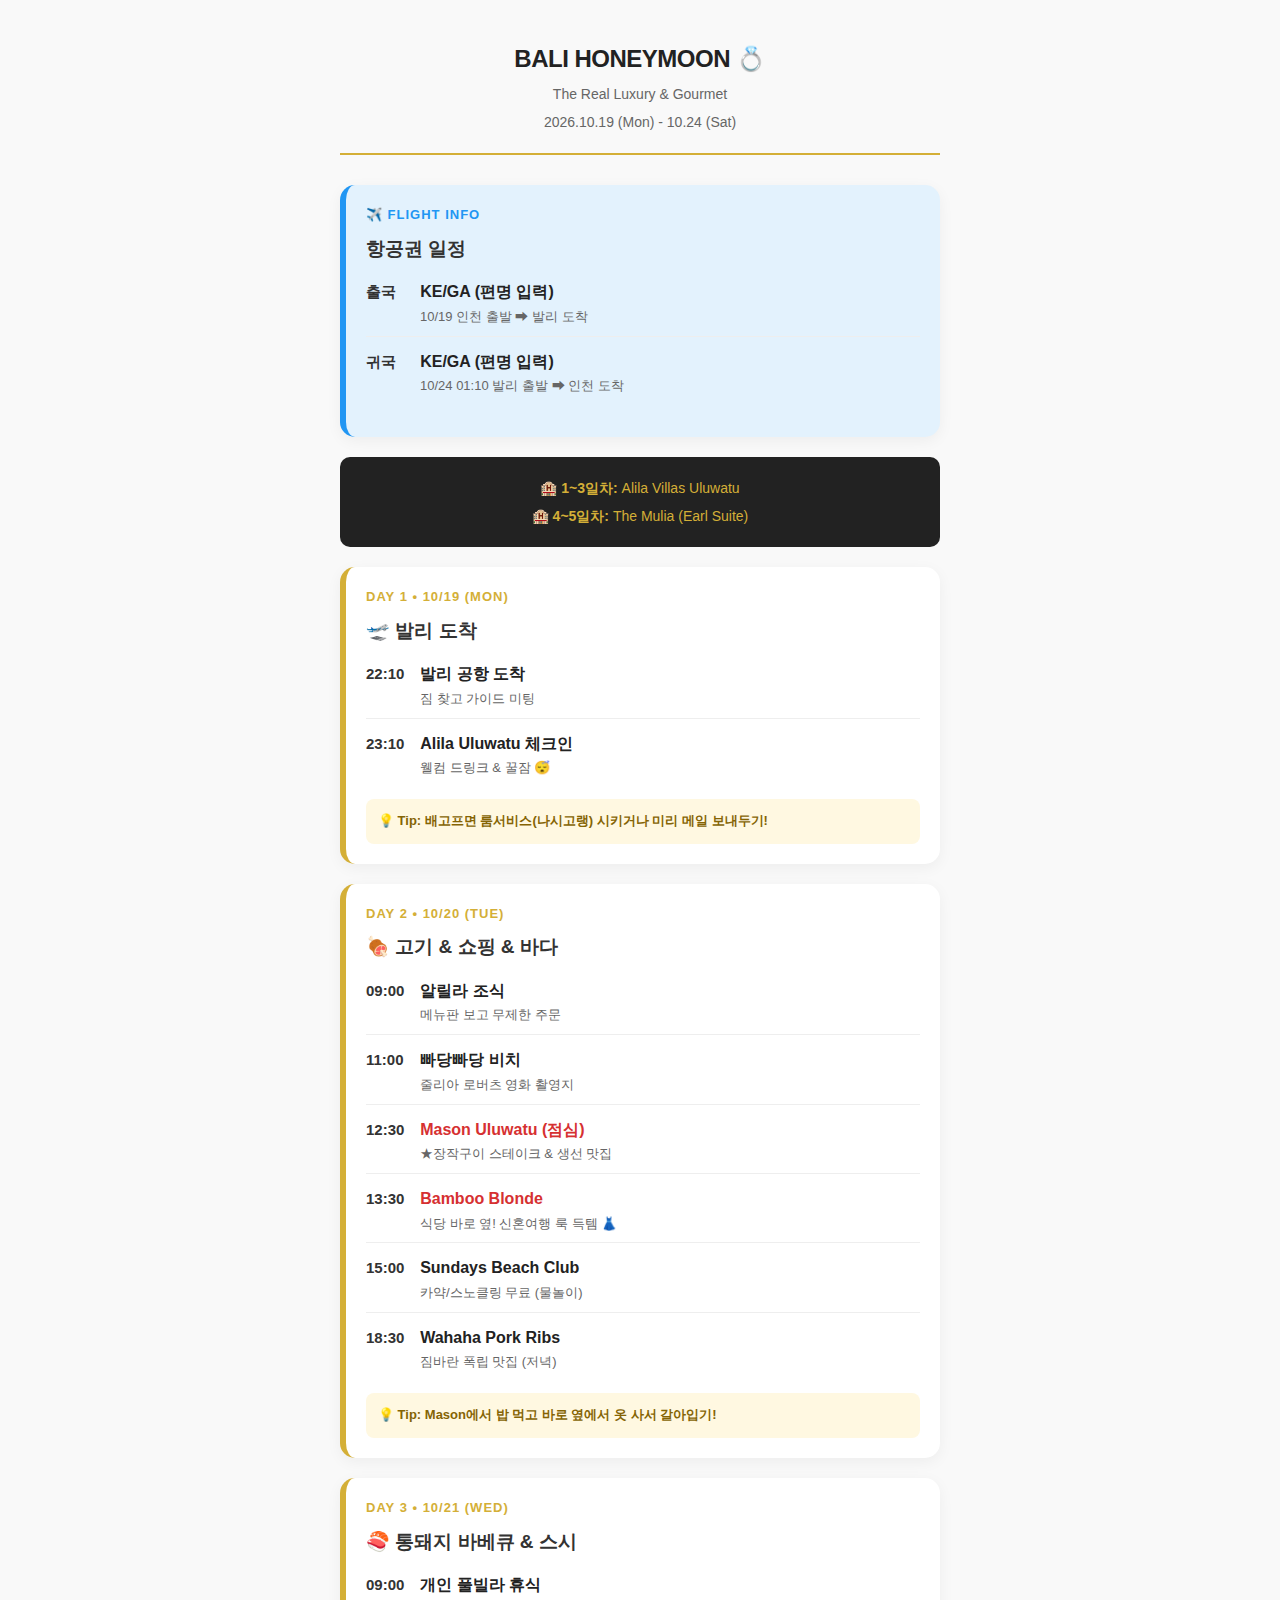
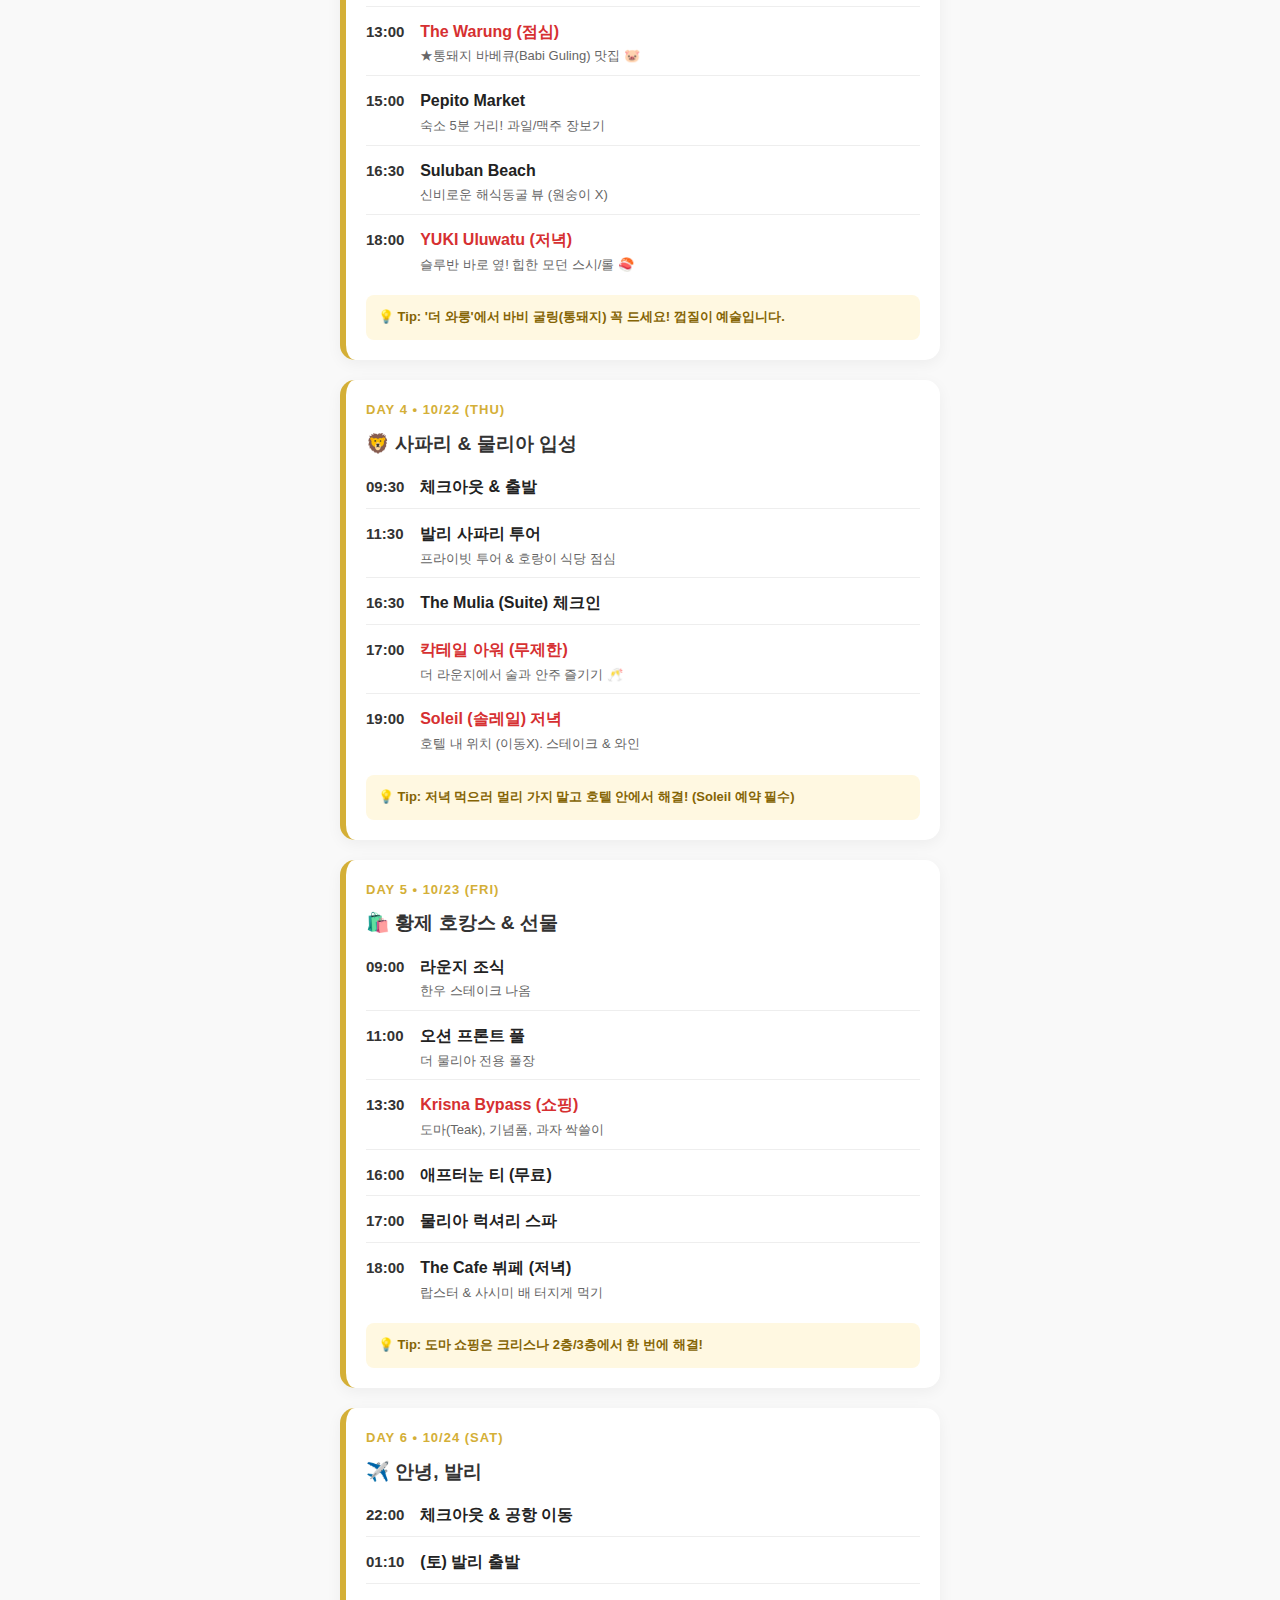
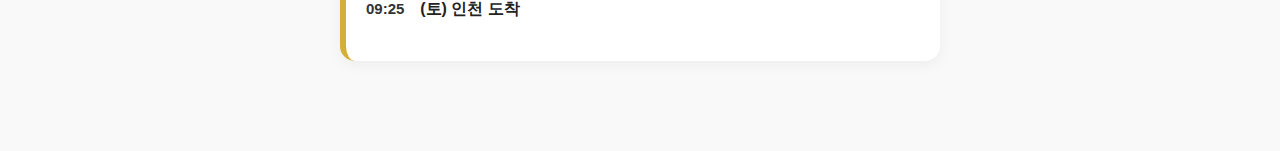
<file: bali index.html>
<!DOCTYPE html>
<html lang="ko">
<head>
    <meta charset="UTF-8">
    <meta name="viewport" content="width=device-width, initial-scale=1.0">
    <title>발리 신혼여행 💍 (Final)</title>
    <style>
        :root { --gold: #D4AF37; --dark: #222; --bg: #F9F9F9; --accent: #d63031; }
        body { font-family: -apple-system, BlinkMacSystemFont, "Segoe UI", Roboto, Helvetica, Arial, sans-serif; background-color: var(--bg); color: var(--dark); margin: 0; padding: 20px; line-height: 1.6; }
        .container { max-width: 600px; margin: 0 auto; padding-bottom: 50px; }
        
        /* 헤더 스타일 (원상복구) */
        header { text-align: center; margin-bottom: 30px; padding: 20px 0; border-bottom: 2px solid var(--gold); }
        h1 { margin: 0; font-size: 24px; color: var(--dark); letter-spacing: -0.5px; }
        .sub { color: #666; font-size: 14px; margin-top: 5px; }
        
        /* 카드 스타일 (고객님이 좋아하시던 왼쪽 금색 줄) */
        .card { background: white; border-radius: 15px; padding: 20px; margin-bottom: 20px; box-shadow: 0 4px 15px rgba(0,0,0,0.05); border-left: 6px solid var(--gold); }
        
        /* 날짜 및 제목 */
        .date { font-weight: bold; color: var(--gold); font-size: 13px; text-transform: uppercase; letter-spacing: 1px; display: block; margin-bottom: 8px; }
        h2 { margin: 0 0 15px 0; font-size: 19px; color: #333; font-weight: 700; }
        
        /* 리스트 스타일 */
        ul { padding-left: 0; margin: 0; list-style: none; }
        li { margin-bottom: 12px; font-size: 15px; border-bottom: 1px solid #eee; padding-bottom: 8px; }
        li:last-child { border-bottom: none; }
        
        /* 강조 및 시간 */
        .time { font-weight: 700; display: inline-block; width: 50px; color: #333; }
        .place { font-weight: 600; font-size: 16px; }
        .desc { display: block; font-size: 13px; color: #666; margin-left: 54px; margin-top: 2px; }
        .highlight { color: var(--accent); }

        /* 팁 박스 */
        .tip { background-color: #FFF8E1; padding: 12px; border-radius: 8px; font-size: 13px; color: #856404; margin-top: 10px; font-weight: 600; }
        
        /* 항공권 박스 (복구됨) */
        .flight-box { background: #e3f2fd; border-left: 6px solid #2196f3; }
        .flight-box .date { color: #2196f3; }
        
        /* 숙소 박스 */
        .hotel-info { background: #222; color: #D4AF37; padding: 15px; border-radius: 10px; margin-bottom: 20px; text-align: center; }
        .hotel-info p { margin: 5px 0; font-size: 14px; }
    </style>
</head>
<body>

<div class="container">
    <header>
        <h1>BALI HONEYMOON 💍</h1>
        <div class="sub">The Real Luxury & Gourmet</div>
        <div class="sub">2026.10.19 (Mon) - 10.24 (Sat)</div>
    </header>

    <div class="card flight-box">
        <span class="date">✈️ FLIGHT INFO</span>
        <h2>항공권 일정</h2>
        <ul>
            <li>
                <span class="time">출국</span>
                <span class="place">KE/GA (편명 입력)</span>
                <span class="desc">10/19 인천 출발 ➡ 발리 도착</span>
            </li>
            <li>
                <span class="time">귀국</span>
                <span class="place">KE/GA (편명 입력)</span>
                <span class="desc">10/24 01:10 발리 출발 ➡ 인천 도착</span>
            </li>
        </ul>
    </div>

    <div class="hotel-info">
        <p>🏨 <strong>1~3일차:</strong> Alila Villas Uluwatu</p>
        <p>🏨 <strong>4~5일차:</strong> The Mulia (Earl Suite)</p>
    </div>

    <div class="card">
        <span class="date">Day 1 • 10/19 (Mon)</span>
        <h2>🛫 발리 도착</h2>
        <ul>
            <li>
                <span class="time">22:10</span> <span class="place">발리 공항 도착</span>
                <span class="desc">짐 찾고 가이드 미팅</span>
            </li>
            <li>
                <span class="time">23:10</span> <span class="place">Alila Uluwatu 체크인</span>
                <span class="desc">웰컴 드링크 & 꿀잠 😴</span>
            </li>
        </ul>
        <div class="tip">💡 Tip: 배고프면 룸서비스(나시고랭) 시키거나 미리 메일 보내두기!</div>
    </div>

    <div class="card">
        <span class="date">Day 2 • 10/20 (Tue)</span>
        <h2>🍖 고기 & 쇼핑 & 바다</h2>
        <ul>
            <li>
                <span class="time">09:00</span> <span class="place">알릴라 조식</span>
                <span class="desc">메뉴판 보고 무제한 주문</span>
            </li>
            <li>
                <span class="time">11:00</span> <span class="place">빠당빠당 비치</span>
                <span class="desc">줄리아 로버츠 영화 촬영지</span>
            </li>
            <li>
                <span class="time">12:30</span> <span class="place highlight">Mason Uluwatu (점심)</span>
                <span class="desc">★장작구이 스테이크 & 생선 맛집</span>
            </li>
            <li>
                <span class="time">13:30</span> <span class="place highlight">Bamboo Blonde</span>
                <span class="desc">식당 바로 옆! 신혼여행 룩 득템 👗</span>
            </li>
            <li>
                <span class="time">15:00</span> <span class="place">Sundays Beach Club</span>
                <span class="desc">카약/스노클링 무료 (물놀이)</span>
            </li>
            <li>
                <span class="time">18:30</span> <span class="place">Wahaha Pork Ribs</span>
                <span class="desc">짐바란 폭립 맛집 (저녁)</span>
            </li>
        </ul>
        <div class="tip">💡 Tip: Mason에서 밥 먹고 바로 옆에서 옷 사서 갈아입기!</div>
    </div>

    <div class="card">
        <span class="date">Day 3 • 10/21 (Wed)</span>
        <h2>🍣 통돼지 바베큐 & 스시</h2>
        <ul>
            <li>
                <span class="time">09:00</span> <span class="place">개인 풀빌라 휴식</span>
            </li>
            <li>
                <span class="time">13:00</span> <span class="place highlight">The Warung (점심)</span>
                <span class="desc">★통돼지 바베큐(Babi Guling) 맛집 🐷</span>
            </li>
            <li>
                <span class="time">15:00</span> <span class="place">Pepito Market</span>
                <span class="desc">숙소 5분 거리! 과일/맥주 장보기</span>
            </li>
            <li>
                <span class="time">16:30</span> <span class="place">Suluban Beach</span>
                <span class="desc">신비로운 해식동굴 뷰 (원숭이 X)</span>
            </li>
            <li>
                <span class="time">18:00</span> <span class="place highlight">YUKI Uluwatu (저녁)</span>
                <span class="desc">슬루반 바로 옆! 힙한 모던 스시/롤 🍣</span>
            </li>
        </ul>
        <div class="tip">💡 Tip: '더 와룽'에서 바비 굴링(통돼지) 꼭 드세요! 껍질이 예술입니다.</div>
    </div>

    <div class="card">
        <span class="date">Day 4 • 10/22 (Thu)</span>
        <h2>🦁 사파리 & 물리아 입성</h2>
        <ul>
            <li>
                <span class="time">09:30</span> <span class="place">체크아웃 & 출발</span>
            </li>
            <li>
                <span class="time">11:30</span> <span class="place">발리 사파리 투어</span>
                <span class="desc">프라이빗 투어 & 호랑이 식당 점심</span>
            </li>
            <li>
                <span class="time">16:30</span> <span class="place">The Mulia (Suite) 체크인</span>
            </li>
            <li>
                <span class="time">17:00</span> <span class="place highlight">칵테일 아워 (무제한)</span>
                <span class="desc">더 라운지에서 술과 안주 즐기기 🥂</span>
            </li>
            <li>
                <span class="time">19:00</span> <span class="place highlight">Soleil (솔레일) 저녁</span>
                <span class="desc">호텔 내 위치 (이동X). 스테이크 & 와인</span>
            </li>
        </ul>
        <div class="tip">💡 Tip: 저녁 먹으러 멀리 가지 말고 호텔 안에서 해결! (Soleil 예약 필수)</div>
    </div>

    <div class="card">
        <span class="date">Day 5 • 10/23 (Fri)</span>
        <h2>🛍️ 황제 호캉스 & 선물</h2>
        <ul>
            <li>
                <span class="time">09:00</span> <span class="place">라운지 조식</span>
                <span class="desc">한우 스테이크 나옴</span>
            </li>
            <li>
                <span class="time">11:00</span> <span class="place">오션 프론트 풀</span>
                <span class="desc">더 물리아 전용 풀장</span>
            </li>
            <li>
                <span class="time">13:30</span> <span class="place highlight">Krisna Bypass (쇼핑)</span>
                <span class="desc">도마(Teak), 기념품, 과자 싹쓸이</span>
            </li>
            <li>
                <span class="time">16:00</span> <span class="place">애프터눈 티 (무료)</span>
            </li>
            <li>
                <span class="time">17:00</span> <span class="place">물리아 럭셔리 스파</span>
            </li>
            <li>
                <span class="time">18:00</span> <span class="place">The Cafe 뷔페 (저녁)</span>
                <span class="desc">랍스터 & 사시미 배 터지게 먹기</span>
            </li>
        </ul>
        <div class="tip">💡 Tip: 도마 쇼핑은 크리스나 2층/3층에서 한 번에 해결!</div>
    </div>

    <div class="card">
        <span class="date">Day 6 • 10/24 (Sat)</span>
        <h2>✈️ 안녕, 발리</h2>
        <ul>
            <li>
                <span class="time">22:00</span> <span class="place">체크아웃 & 공항 이동</span>
            </li>
            <li>
                <span class="time">01:10</span> <span class="place">(토) 발리 출발</span>
            </li>
            <li>
                <span class="time">09:25</span> <span class="place">(토) 인천 도착</span>
            </li>
        </ul>
    </div>
</div>
</body>
</html>
</file>
